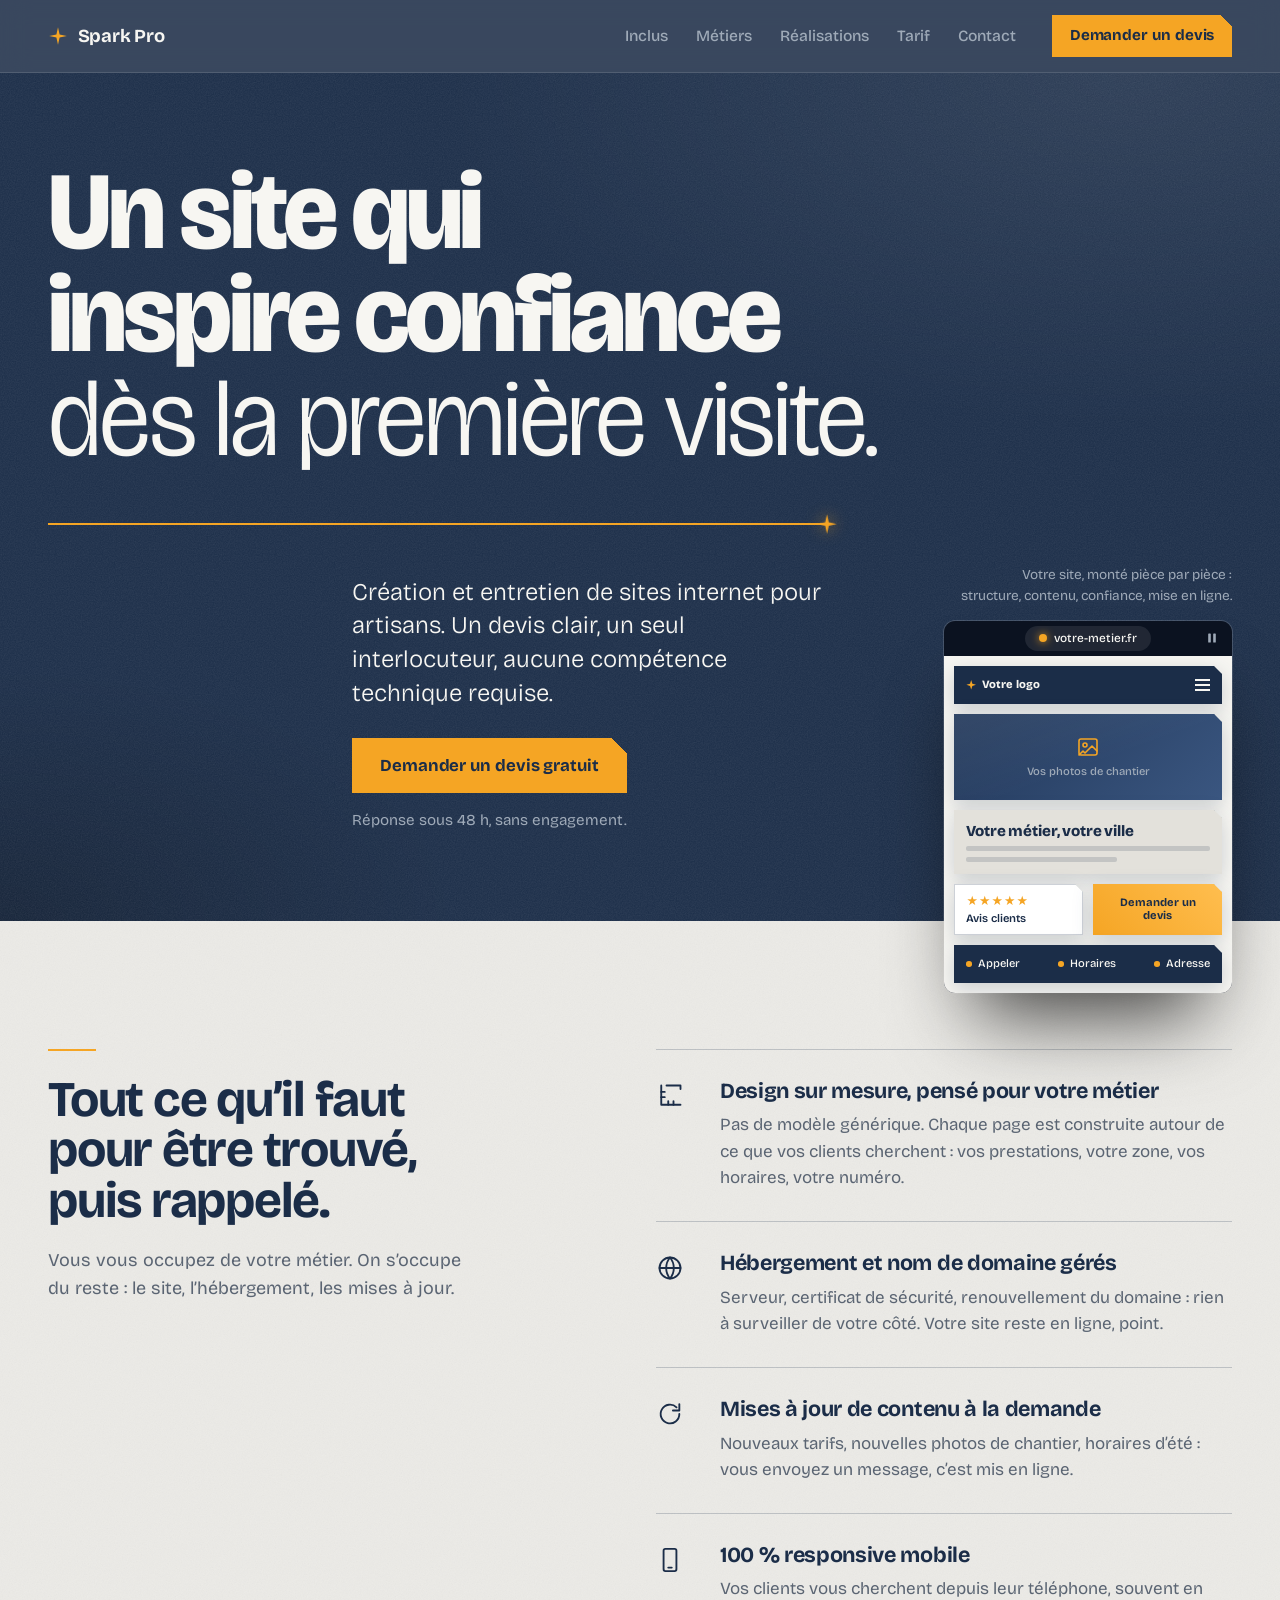
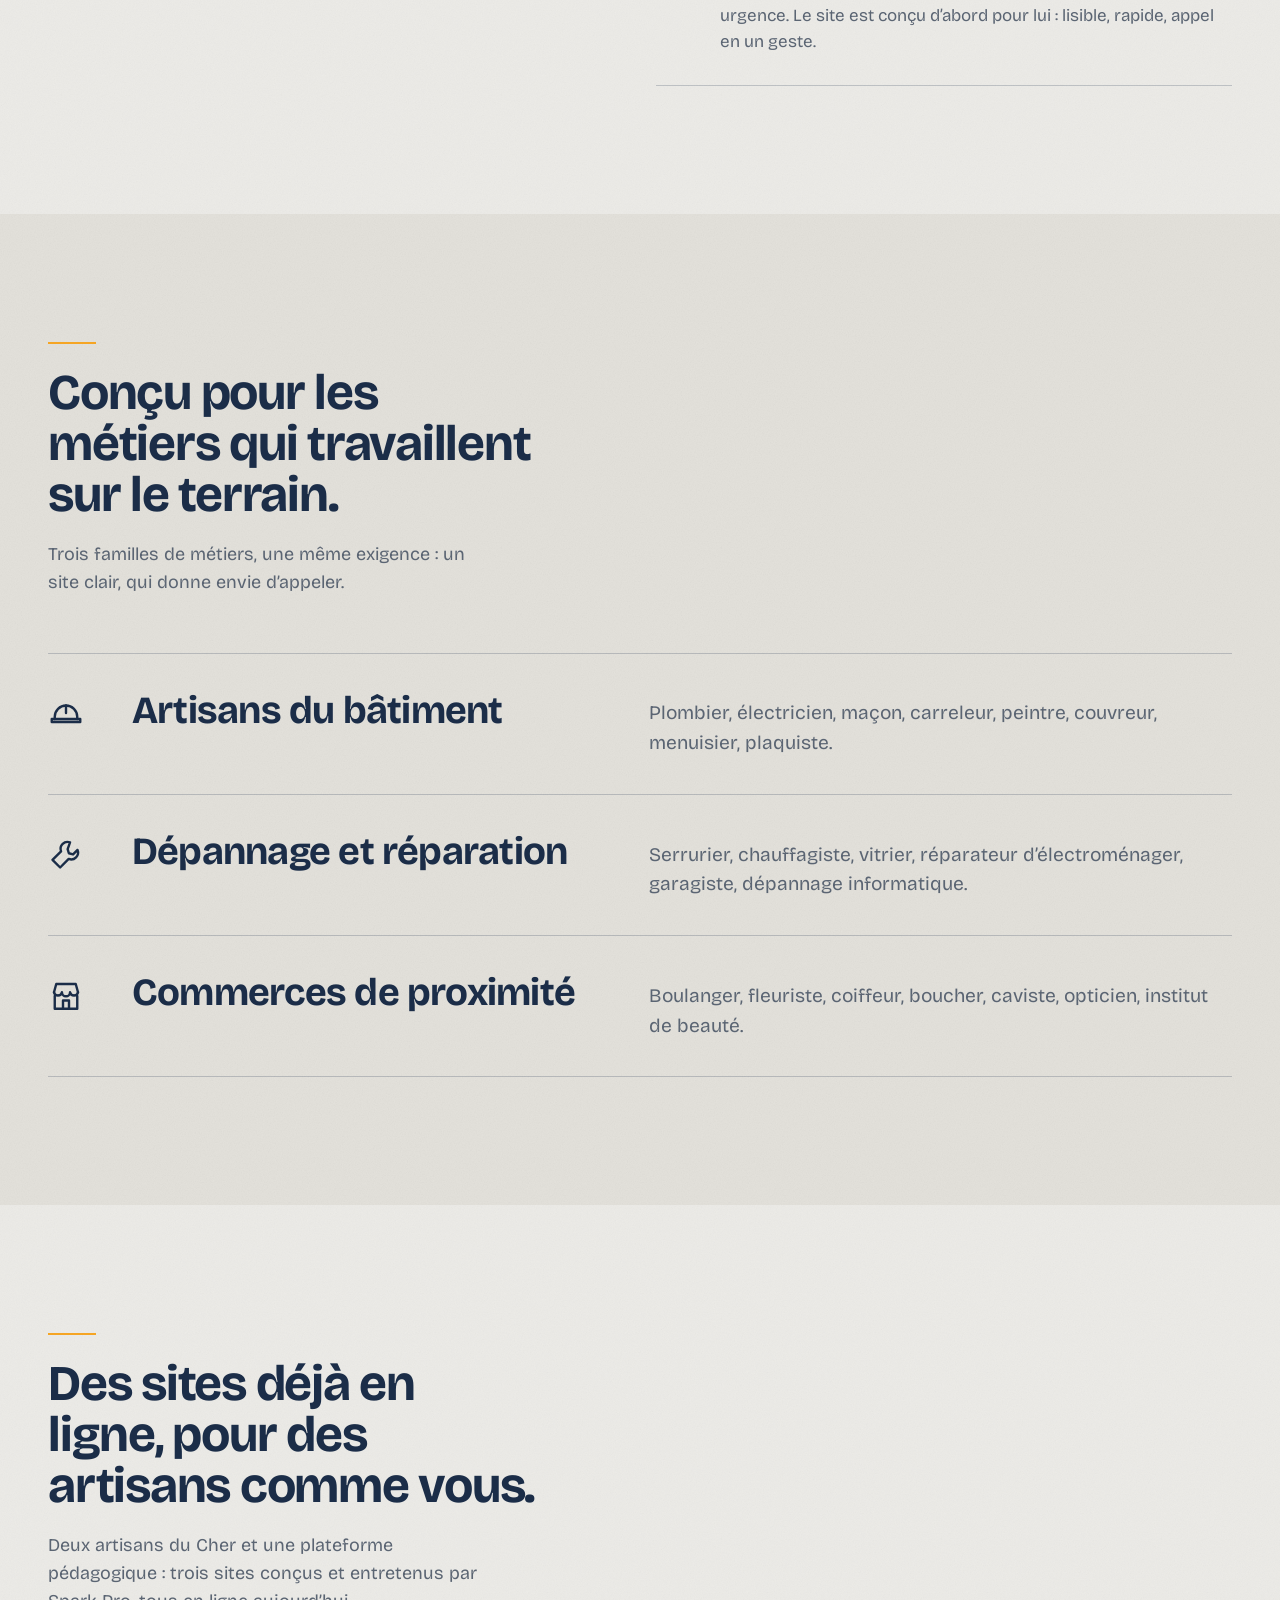
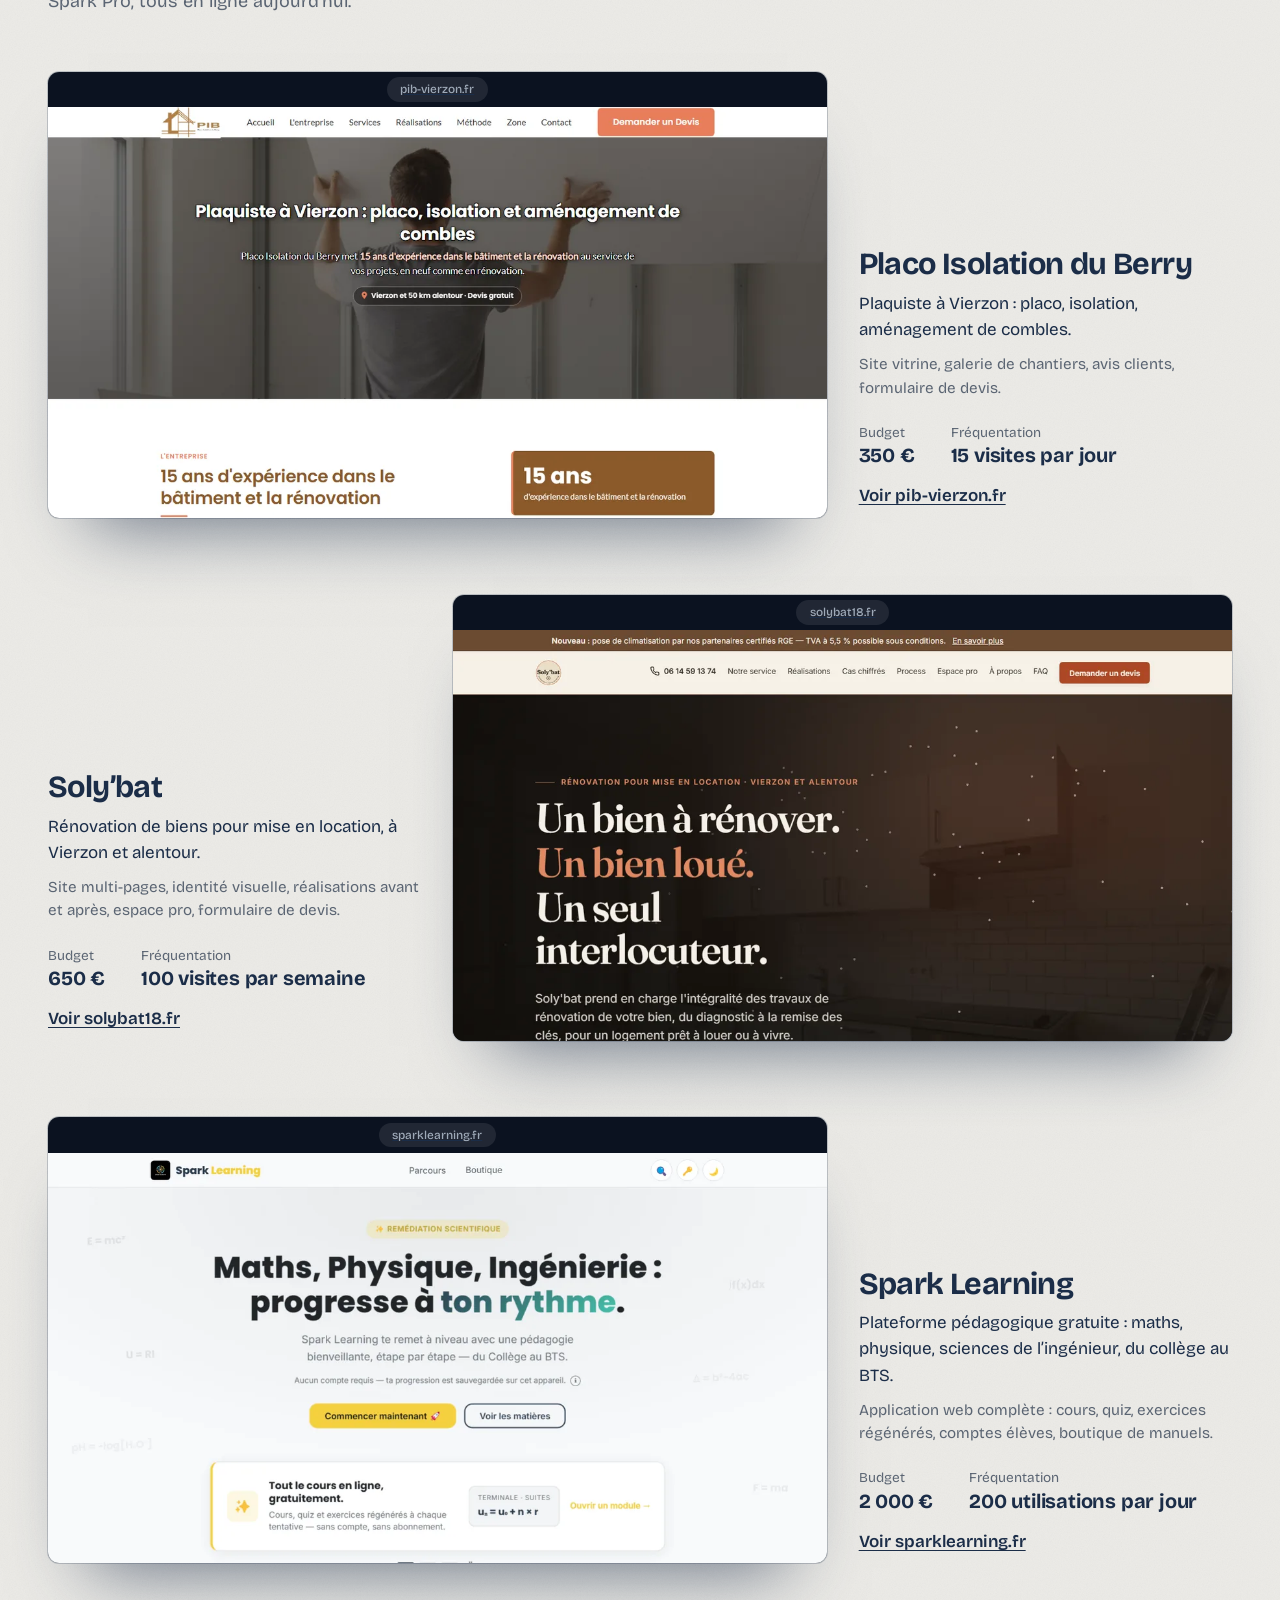
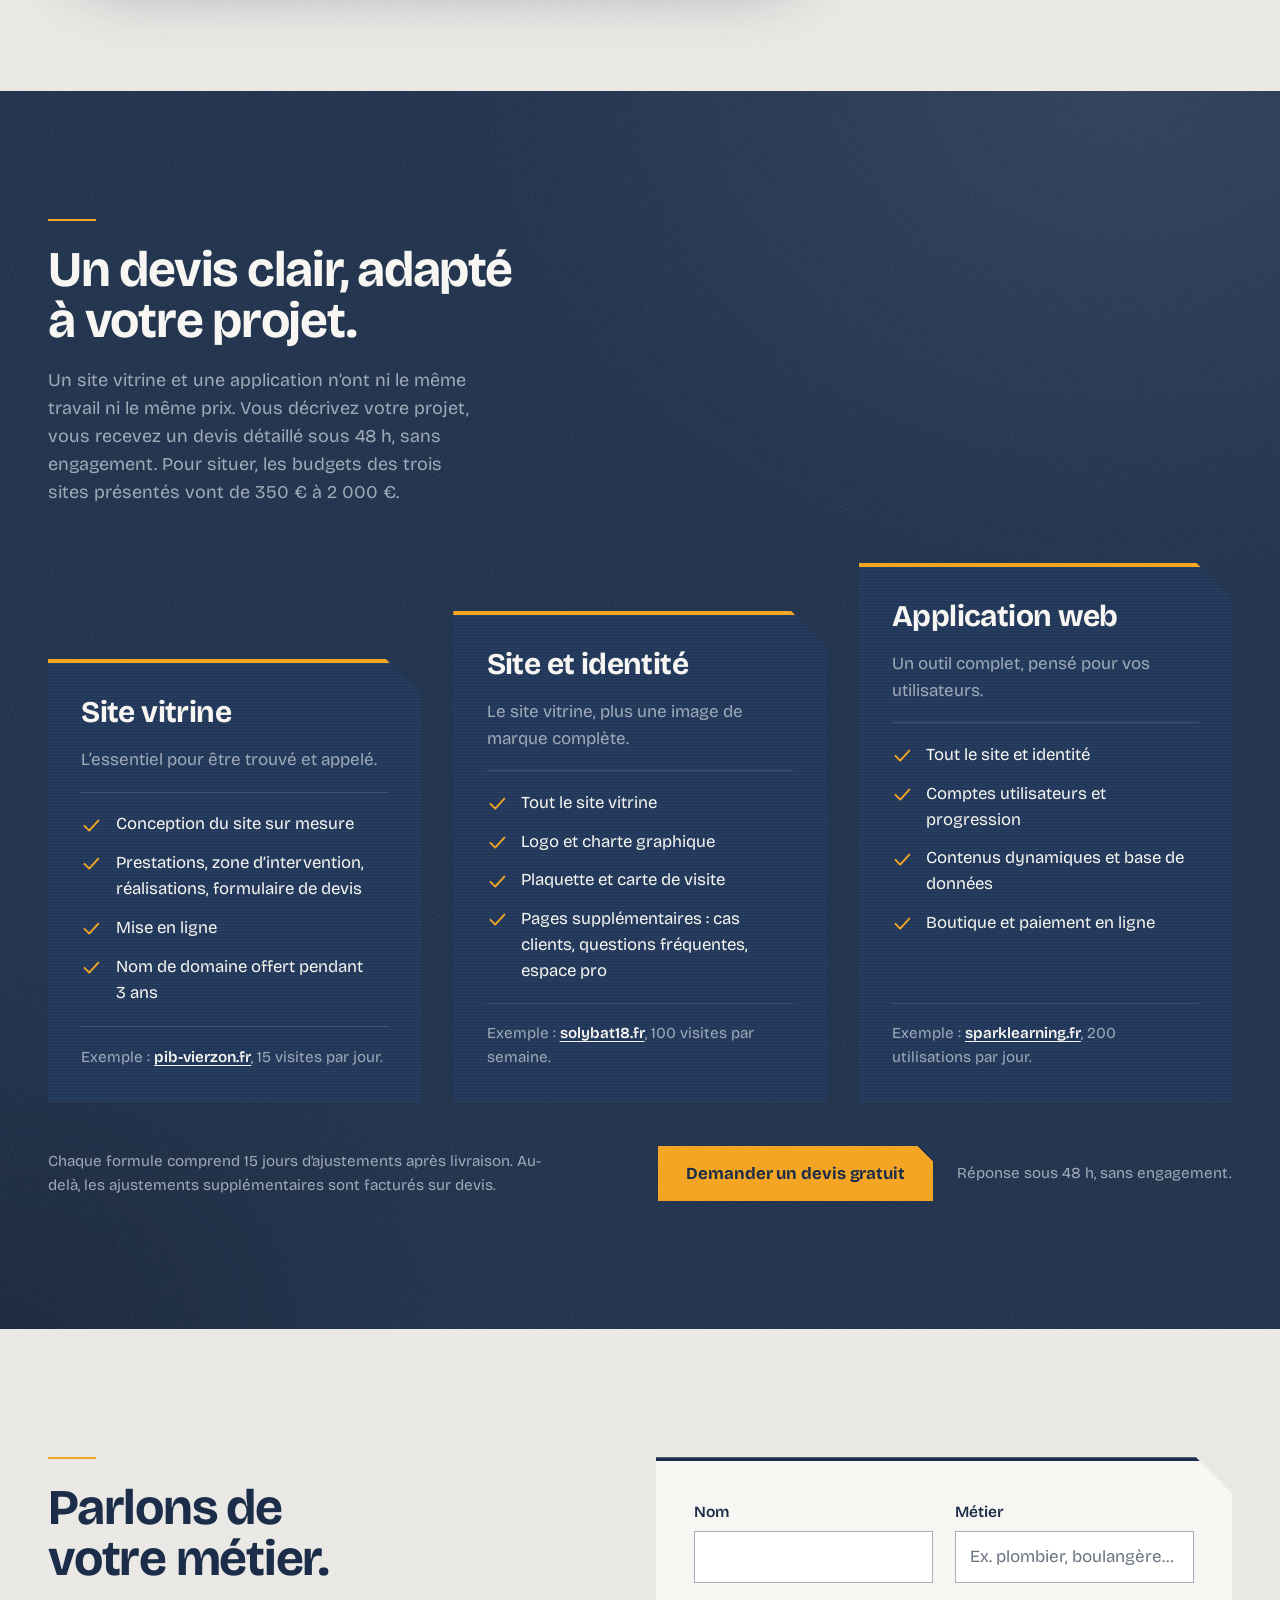
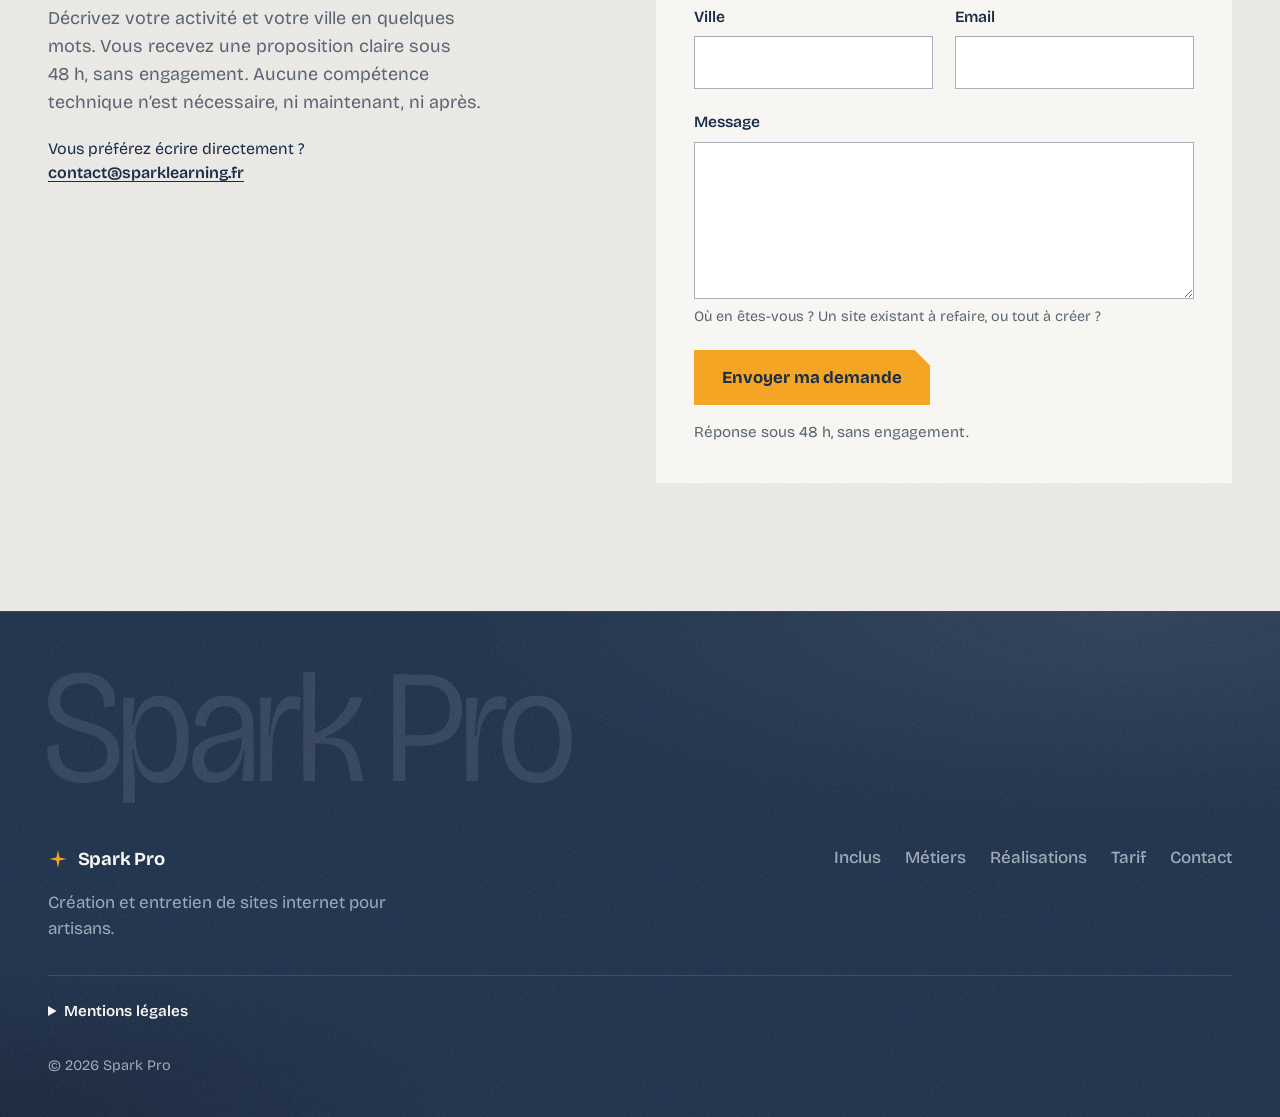
<file: index.html>
<!DOCTYPE html>
<html lang="fr">
<head>
  <meta charset="utf-8">
  <meta name="viewport" content="width=device-width, initial-scale=1">
  <title>Spark Pro — Sites internet pour artisans</title>
  <meta name="description" content="Création et entretien de sites internet pour artisans du bâtiment, dépannage et commerces de proximité. Un devis clair sous 48 h, un seul interlocuteur, aucune compétence technique requise.">
  <meta name="theme-color" content="#1B2D48">
  <meta property="og:type" content="website">
  <meta property="og:title" content="Spark Pro — Un site qui inspire confiance dès la première visite">
  <meta property="og:description" content="Création et entretien de sites internet pour artisans. Un devis clair, un seul interlocuteur, aucune compétence technique requise.">
  <meta property="og:locale" content="fr_FR">
  <link rel="icon" href="assets/favicon.svg" type="image/svg+xml">
  <link rel="preload" href="assets/fonts/BricolageGrotesque-latin.woff2" as="font" type="font/woff2" crossorigin>
  <link rel="stylesheet" href="css/style.css">
</head>
<body>
  <a class="skip-link" href="#inclus">Aller au contenu</a>

  <header class="site-header">
    <div class="wrap header-inner">
      <a class="brand" href="#top" aria-label="Spark Pro, retour en haut de page">
        <svg class="brand-mark" viewBox="0 0 24 24" aria-hidden="true" focusable="false">
          <path d="M12 1.5 13.9 10.1 22.5 12 13.9 13.9 12 22.5 10.1 13.9 1.5 12 10.1 10.1Z"/>
        </svg>
        <span class="brand-name">Spark Pro</span>
      </a>

      <button class="nav-toggle" type="button" aria-expanded="false" aria-controls="site-nav">
        <span class="nav-toggle-bar" aria-hidden="true"></span>
        <span class="nav-toggle-label">Menu</span>
      </button>

      <nav class="site-nav" id="site-nav" aria-label="Sections de la page">
        <ul class="nav-list">
          <li><a class="nav-link" href="#inclus">Inclus</a></li>
          <li><a class="nav-link" href="#metiers">Métiers</a></li>
          <li><a class="nav-link" href="#realisations">Réalisations</a></li>
          <li><a class="nav-link" href="#tarif">Tarif</a></li>
          <li><a class="nav-link" href="#contact">Contact</a></li>
        </ul>
        <a class="btn btn-small nav-cta" href="#contact">Demander un devis</a>
      </nav>
    </div>
  </header>

  <main id="top">

    <!-- ===== HERO ===== -->
    <section class="hero is-dark" aria-labelledby="hero-title">
      <div class="wrap hero-inner">
        <h1 class="hero-title" id="hero-title">
          <span class="line"><span class="line-inner">Un site qui</span></span>
          <span class="line"><span class="line-inner">inspire confiance</span></span>
          <span class="line line-light"><span class="line-inner">dès la première visite.</span></span>
        </h1>

        <div class="hero-rule" aria-hidden="true">
          <span class="hero-rule-bar"></span>
          <svg class="spark" viewBox="0 0 24 24" focusable="false">
            <path d="M12 1.5 13.9 10.1 22.5 12 13.9 13.9 12 22.5 10.1 13.9 1.5 12 10.1 10.1Z"/>
          </svg>
        </div>

        <div class="hero-aside">
          <p class="lede">Création et entretien de sites internet pour artisans. Un devis clair, un seul interlocuteur, aucune compétence technique requise.</p>
          <div class="cta-group">
            <a class="btn" href="#contact">Demander un devis gratuit</a>
            <p class="cta-note">Réponse sous 48&nbsp;h, sans engagement.</p>
          </div>
        </div>

        <figure class="hero-build">
          <figcaption class="build-caption">Votre site, monté pièce par pièce&nbsp;: structure, contenu, confiance, mise en ligne.</figcaption>
          <div class="build">
            <div class="build-bar">
              <span class="build-url" aria-hidden="true"><span class="build-dot"></span>votre-metier.fr</span>
              <button class="build-toggle" type="button" aria-label="Mettre l’animation en pause" hidden>
                <svg class="tg-pause" viewBox="0 0 12 12" aria-hidden="true" focusable="false"><rect x="2.2" y="1.5" width="2.6" height="9" rx="0.6"/><rect x="7.2" y="1.5" width="2.6" height="9" rx="0.6"/></svg>
                <svg class="tg-play" viewBox="0 0 12 12" aria-hidden="true" focusable="false"><path d="M3.2 1.6v8.8l7.2-4.4z"/></svg>
              </button>
            </div>
            <div class="build-page" aria-hidden="true">
              <div class="brick brick-header"><div class="brick-drop"><div class="brick-face">
                <span class="mock-logo">Votre logo</span>
                <span class="mock-menu"><i></i><i></i><i></i></span>
              </div></div></div>
              <div class="brick brick-photo"><div class="brick-drop"><div class="brick-face">
                <svg class="mock-icon" viewBox="0 0 24 24" focusable="false"><rect x="3" y="4" width="18" height="16" rx="2"/><circle cx="9" cy="10" r="2"/><path d="M21 16l-5-5-7 7-2-2-4 4"/></svg>
                <span>Vos photos de chantier</span>
              </div></div></div>
              <div class="brick brick-text"><div class="brick-drop"><div class="brick-face">
                <span class="mock-h">Votre métier, votre ville</span>
                <span class="mock-line"></span>
                <span class="mock-line mock-line-short"></span>
              </div></div></div>
              <div class="brick brick-avis"><div class="brick-drop"><div class="brick-face">
                <span class="mock-stars">★★★★★</span>
                <span>Avis clients</span>
              </div></div></div>
              <div class="brick brick-devis"><div class="brick-drop"><div class="brick-face">
                <span>Demander un devis</span>
              </div></div></div>
              <div class="brick brick-contact"><div class="brick-drop"><div class="brick-face">
                <span>Appeler</span>
                <span>Horaires</span>
                <span>Adresse</span>
              </div></div></div>
            </div>
          </div>
        </figure>
      </div>
    </section>

    <!-- ===== INCLUS ===== -->
    <section class="section" id="inclus" aria-labelledby="inclus-title">
      <div class="wrap section-grid">
        <div class="section-head">
          <h2 id="inclus-title">Tout ce qu’il faut pour être trouvé, puis rappelé.</h2>
          <p>Vous vous occupez de votre métier. On s’occupe du reste&nbsp;: le site, l’hébergement, les mises à jour.</p>
        </div>

        <ul class="feature-list section-body">
          <li class="feature">
            <svg class="icon" viewBox="0 0 24 24" aria-hidden="true" focusable="false"><path d="M4.5 3v16.5H21"/><path d="M4.5 8.5h3M4.5 13h3M10.5 19.5v-3M15 19.5v-3"/><path d="M9 3h12v3"/></svg>
            <div>
              <h3>Design sur mesure, pensé pour votre métier</h3>
              <p>Pas de modèle générique. Chaque page est construite autour de ce que vos clients cherchent&nbsp;: vos prestations, votre zone, vos horaires, votre numéro.</p>
            </div>
          </li>
          <li class="feature">
            <svg class="icon" viewBox="0 0 24 24" aria-hidden="true" focusable="false"><circle cx="12" cy="12" r="9"/><path d="M3 12h18"/><path d="M12 3a14 14 0 0 1 0 18M12 3a14 14 0 0 0 0 18"/></svg>
            <div>
              <h3>Hébergement et nom de domaine gérés</h3>
              <p>Serveur, certificat de sécurité, renouvellement du domaine&nbsp;: rien à surveiller de votre côté. Votre site reste en ligne, point.</p>
            </div>
          </li>
          <li class="feature">
            <svg class="icon" viewBox="0 0 24 24" aria-hidden="true" focusable="false"><path d="M20 12a8 8 0 1 1-2.4-5.7"/><path d="M20 3.5V9h-5.5"/></svg>
            <div>
              <h3>Mises à jour de contenu à la demande</h3>
              <p>Nouveaux tarifs, nouvelles photos de chantier, horaires d’été&nbsp;: vous envoyez un message, c’est mis en ligne.</p>
            </div>
          </li>
          <li class="feature">
            <svg class="icon" viewBox="0 0 24 24" aria-hidden="true" focusable="false"><rect x="6.5" y="2.5" width="11" height="19" rx="1.5"/><path d="M10.5 18.5h3"/></svg>
            <div>
              <h3>100&nbsp;% responsive mobile</h3>
              <p>Vos clients vous cherchent depuis leur téléphone, souvent en urgence. Le site est conçu d’abord pour lui&nbsp;: lisible, rapide, appel en un geste.</p>
            </div>
          </li>
        </ul>
      </div>
    </section>

    <!-- ===== MÉTIERS ===== -->
    <section class="section section-table section-tint" id="metiers" aria-labelledby="metiers-title">
      <div class="wrap section-grid">
        <div class="section-head">
          <h2 id="metiers-title">Conçu pour les métiers qui travaillent sur le terrain.</h2>
          <p>Trois familles de métiers, une même exigence&nbsp;: un site clair, qui donne envie d’appeler.</p>
        </div>

        <ul class="trade-list section-body">
          <li class="trade">
            <svg class="icon" viewBox="0 0 24 24" aria-hidden="true" focusable="false"><path d="M4.5 16v-1.5a7.5 7.5 0 0 1 15 0V16"/><path d="M2.5 16h19v2h-19z"/><path d="M12 7v5"/></svg>
            <h3>Artisans du bâtiment</h3>
            <p>Plombier, électricien, maçon, carreleur, peintre, couvreur, menuisier, plaquiste.</p>
          </li>
          <li class="trade">
            <svg class="icon" viewBox="0 0 24 24" aria-hidden="true" focusable="false"><path d="M14.7 4.3a4.6 4.6 0 0 0-6 5.9L3 15.9 8.1 21l5.7-5.7a4.6 4.6 0 0 0 5.9-6l-3 3-2.8-.8-.8-2.8Z"/></svg>
            <h3>Dépannage et réparation</h3>
            <p>Serrurier, chauffagiste, vitrier, réparateur d’électroménager, garagiste, dépannage informatique.</p>
          </li>
          <li class="trade">
            <svg class="icon" viewBox="0 0 24 24" aria-hidden="true" focusable="false"><path d="M4 9.5 5.5 4h13L20 9.5"/><path d="M4.5 12v8.5h15V12"/><path d="M4 9.5a2.7 2.7 0 0 0 5.3 0 2.7 2.7 0 0 0 5.4 0 2.7 2.7 0 0 0 5.3 0"/><path d="M10 20.5v-5.5h4v5.5"/></svg>
            <h3>Commerces de proximité</h3>
            <p>Boulanger, fleuriste, coiffeur, boucher, caviste, opticien, institut de beauté.</p>
          </li>
        </ul>
      </div>
    </section>

    <!-- ===== RÉALISATIONS ===== -->
    <section class="section section-table" id="realisations" aria-labelledby="realisations-title">
      <div class="wrap section-grid">
        <div class="section-head">
          <h2 id="realisations-title">Des sites déjà en ligne, pour des artisans comme vous.</h2>
          <p>Deux artisans du Cher et une plateforme pédagogique&nbsp;: trois sites conçus et entretenus par Spark Pro, tous en ligne aujourd’hui.</p>
        </div>

        <ul class="work-list section-body">
          <li class="work">
            <a class="browser" href="https://pib-vierzon.fr" target="_blank" rel="noopener">
              <span class="browser-bar" aria-hidden="true"><span class="browser-url">pib-vierzon.fr</span></span>
              <img src="assets/realisations/pib-desktop.webp" width="1200" height="633" alt="Page d’accueil du site de Placo Isolation du Berry" loading="lazy" decoding="async">
            </a>
            <div class="work-text">
              <h3>Placo Isolation du Berry</h3>
              <p class="work-trade">Plaquiste à Vierzon&nbsp;: placo, isolation, aménagement de combles.</p>
              <p class="work-scope">Site vitrine, galerie de chantiers, avis clients, formulaire de devis.</p>
              <dl class="work-facts">
                <div><dt>Budget</dt><dd>350&nbsp;€</dd></div>
                <div><dt>Fréquentation</dt><dd>15 visites par jour</dd></div>
              </dl>
              <a class="work-link" href="https://pib-vierzon.fr" target="_blank" rel="noopener">Voir pib-vierzon.fr</a>
            </div>
          </li>
          <li class="work work-flip">
            <a class="browser" href="https://www.solybat18.fr" target="_blank" rel="noopener">
              <span class="browser-bar" aria-hidden="true"><span class="browser-url">solybat18.fr</span></span>
              <img src="assets/realisations/solybat-desktop.webp" width="1200" height="633" alt="Page d’accueil du site de Soly’bat" loading="lazy" decoding="async">
            </a>
            <div class="work-text">
              <h3>Soly’bat</h3>
              <p class="work-trade">Rénovation de biens pour mise en location, à Vierzon et alentour.</p>
              <p class="work-scope">Site multi-pages, identité visuelle, réalisations avant et après, espace pro, formulaire de devis.</p>
              <dl class="work-facts">
                <div><dt>Budget</dt><dd>650&nbsp;€</dd></div>
                <div><dt>Fréquentation</dt><dd>100 visites par semaine</dd></div>
              </dl>
              <a class="work-link" href="https://www.solybat18.fr" target="_blank" rel="noopener">Voir solybat18.fr</a>
            </div>
          </li>
          <li class="work">
            <a class="browser" href="https://sparklearning.fr" target="_blank" rel="noopener">
              <span class="browser-bar" aria-hidden="true"><span class="browser-url">sparklearning.fr</span></span>
              <img src="assets/realisations/sparklearning-desktop.webp" width="1200" height="633" alt="Page d’accueil de Spark Learning" loading="lazy" decoding="async">
            </a>
            <div class="work-text">
              <h3>Spark Learning</h3>
              <p class="work-trade">Plateforme pédagogique gratuite&nbsp;: maths, physique, sciences de l’ingénieur, du collège au BTS.</p>
              <p class="work-scope">Application web complète&nbsp;: cours, quiz, exercices régénérés, comptes élèves, boutique de manuels.</p>
              <dl class="work-facts">
                <div><dt>Budget</dt><dd>2&nbsp;000&nbsp;€</dd></div>
                <div><dt>Fréquentation</dt><dd>200 utilisations par jour</dd></div>
              </dl>
              <a class="work-link" href="https://sparklearning.fr" target="_blank" rel="noopener">Voir sparklearning.fr</a>
            </div>
          </li>
        </ul>
      </div>
    </section>

    <!-- ===== TARIF ===== -->
    <section class="section section-table is-dark" id="tarif" aria-labelledby="tarif-title">
      <div class="wrap section-grid">
        <div class="section-head">
          <h2 id="tarif-title">Un devis clair, adapté à votre projet.</h2>
          <p>Un site vitrine et une application n’ont ni le même travail ni le même prix. Vous décrivez votre projet, vous recevez un devis détaillé sous 48&nbsp;h, sans engagement. Pour situer, les budgets des trois sites présentés vont de 350&nbsp;€ à 2&nbsp;000&nbsp;€.</p>
        </div>

        <div class="section-body">
          <ul class="tier-list">
            <li class="tier">
              <p class="tier-name">Site vitrine</p>
              <p class="tier-desc">L’essentiel pour être trouvé et appelé.</p>
              <ul class="price-list">
                <li><svg class="check" viewBox="0 0 24 24" aria-hidden="true" focusable="false"><path d="M4 12.5 9.5 18 20 6.5"/></svg><span>Conception du site sur mesure</span></li>
                <li><svg class="check" viewBox="0 0 24 24" aria-hidden="true" focusable="false"><path d="M4 12.5 9.5 18 20 6.5"/></svg><span>Prestations, zone d’intervention, réalisations, formulaire de devis</span></li>
                <li><svg class="check" viewBox="0 0 24 24" aria-hidden="true" focusable="false"><path d="M4 12.5 9.5 18 20 6.5"/></svg><span>Mise en ligne</span></li>
                <li><svg class="check" viewBox="0 0 24 24" aria-hidden="true" focusable="false"><path d="M4 12.5 9.5 18 20 6.5"/></svg><span>Nom de domaine offert pendant 3&nbsp;ans</span></li>
              </ul>
              <p class="tier-ref">Exemple&nbsp;: <a href="https://pib-vierzon.fr" target="_blank" rel="noopener">pib-vierzon.fr</a>, 15 visites par jour.</p>
            </li>

            <li class="tier">
              <p class="tier-name">Site et identité</p>
              <p class="tier-desc">Le site vitrine, plus une image de marque complète.</p>
              <ul class="price-list">
                <li><svg class="check" viewBox="0 0 24 24" aria-hidden="true" focusable="false"><path d="M4 12.5 9.5 18 20 6.5"/></svg><span>Tout le site vitrine</span></li>
                <li><svg class="check" viewBox="0 0 24 24" aria-hidden="true" focusable="false"><path d="M4 12.5 9.5 18 20 6.5"/></svg><span>Logo et charte graphique</span></li>
                <li><svg class="check" viewBox="0 0 24 24" aria-hidden="true" focusable="false"><path d="M4 12.5 9.5 18 20 6.5"/></svg><span>Plaquette et carte de visite</span></li>
                <li><svg class="check" viewBox="0 0 24 24" aria-hidden="true" focusable="false"><path d="M4 12.5 9.5 18 20 6.5"/></svg><span>Pages supplémentaires&nbsp;: cas clients, questions fréquentes, espace pro</span></li>
              </ul>
              <p class="tier-ref">Exemple&nbsp;: <a href="https://www.solybat18.fr" target="_blank" rel="noopener">solybat18.fr</a>, 100 visites par semaine.</p>
            </li>

            <li class="tier">
              <p class="tier-name">Application web</p>
              <p class="tier-desc">Un outil complet, pensé pour vos utilisateurs.</p>
              <ul class="price-list">
                <li><svg class="check" viewBox="0 0 24 24" aria-hidden="true" focusable="false"><path d="M4 12.5 9.5 18 20 6.5"/></svg><span>Tout le site et identité</span></li>
                <li><svg class="check" viewBox="0 0 24 24" aria-hidden="true" focusable="false"><path d="M4 12.5 9.5 18 20 6.5"/></svg><span>Comptes utilisateurs et progression</span></li>
                <li><svg class="check" viewBox="0 0 24 24" aria-hidden="true" focusable="false"><path d="M4 12.5 9.5 18 20 6.5"/></svg><span>Contenus dynamiques et base de données</span></li>
                <li><svg class="check" viewBox="0 0 24 24" aria-hidden="true" focusable="false"><path d="M4 12.5 9.5 18 20 6.5"/></svg><span>Boutique et paiement en ligne</span></li>
              </ul>
              <p class="tier-ref">Exemple&nbsp;: <a href="https://sparklearning.fr" target="_blank" rel="noopener">sparklearning.fr</a>, 200 utilisations par jour.</p>
            </li>
          </ul>

          <div class="tier-foot">
            <p class="price-note">Chaque formule comprend 15&nbsp;jours d’ajustements après livraison. Au-delà, les ajustements supplémentaires sont facturés sur devis.</p>
            <div class="cta-group">
              <a class="btn" href="#contact">Demander un devis gratuit</a>
              <p class="cta-note">Réponse sous 48&nbsp;h, sans engagement.</p>
            </div>
          </div>
        </div>
      </div>
    </section>

    <!-- ===== CONTACT ===== -->
    <section class="section" id="contact" aria-labelledby="contact-title">
      <div class="wrap section-grid">
        <div class="section-head">
          <h2 id="contact-title">Parlons de votre métier.</h2>
          <p>Décrivez votre activité et votre ville en quelques mots. Vous recevez une proposition claire sous 48&nbsp;h, sans engagement. Aucune compétence technique n’est nécessaire, ni maintenant, ni après.</p>
          <p class="contact-alt">Vous préférez écrire directement&nbsp;? <a href="mailto:contact@sparklearning.fr">contact@sparklearning.fr</a></p>
        </div>

        <form class="contact-form section-body" id="contact-form" action="https://api.web3forms.com/submit" method="post" novalidate>
          <input type="hidden" name="access_key" value="e990c358-ae9a-4072-ac24-f239d22aeea8">
          <input type="hidden" name="subject" value="Nouvelle demande de devis depuis sparkpro.fr">
          <input type="hidden" name="from_name" value="Site Spark Pro">
          <input type="checkbox" name="botcheck" class="form-trap" tabindex="-1" autocomplete="off" aria-hidden="true">
          <div class="field-row">
            <div class="field">
              <label for="f-nom">Nom</label>
              <input id="f-nom" name="name" type="text" autocomplete="name" required aria-describedby="e-nom">
              <p class="field-error" id="e-nom"></p>
            </div>
            <div class="field">
              <label for="f-metier">Métier</label>
              <input id="f-metier" name="metier" type="text" autocomplete="organization-title" placeholder="Ex. plombier, boulangère…" required aria-describedby="e-metier">
              <p class="field-error" id="e-metier"></p>
            </div>
          </div>
          <div class="field-row">
            <div class="field">
              <label for="f-ville">Ville</label>
              <input id="f-ville" name="ville" type="text" autocomplete="address-level2" required aria-describedby="e-ville">
              <p class="field-error" id="e-ville"></p>
            </div>
            <div class="field">
              <label for="f-email">Email</label>
              <input id="f-email" name="email" type="email" autocomplete="email" inputmode="email" required aria-describedby="e-email">
              <p class="field-error" id="e-email"></p>
            </div>
          </div>
          <div class="field">
            <label for="f-message">Message</label>
            <textarea id="f-message" name="message" rows="5" required aria-describedby="h-message e-message"></textarea>
            <p class="field-hint" id="h-message">Où en êtes-vous&nbsp;? Un site existant à refaire, ou tout à créer&nbsp;?</p>
            <p class="field-error" id="e-message"></p>
          </div>

          <div class="cta-group">
            <button class="btn" type="submit">Envoyer ma demande</button>
            <p class="cta-note">Réponse sous 48&nbsp;h, sans engagement.</p>
          </div>

          <p class="form-status" id="form-status" role="status" aria-live="polite" tabindex="-1"></p>
        </form>
      </div>
    </section>

  </main>

  <footer class="site-footer is-dark">
    <div class="wrap footer-inner">
      <p class="footer-mark" aria-hidden="true">Spark Pro</p>
      <div class="footer-brand">
        <a class="brand" href="#top">
          <svg class="brand-mark" viewBox="0 0 24 24" aria-hidden="true" focusable="false">
            <path d="M12 1.5 13.9 10.1 22.5 12 13.9 13.9 12 22.5 10.1 13.9 1.5 12 10.1 10.1Z"/>
          </svg>
          <span class="brand-name">Spark Pro</span>
        </a>
        <p>Création et entretien de sites internet pour artisans.</p>
      </div>

      <nav class="footer-nav" aria-label="Pied de page">
        <ul>
          <li><a href="#inclus">Inclus</a></li>
          <li><a href="#metiers">Métiers</a></li>
          <li><a href="#realisations">Réalisations</a></li>
          <li><a href="#tarif">Tarif</a></li>
          <li><a href="#contact">Contact</a></li>
        </ul>
      </nav>

      <details class="legal">
        <summary>Mentions légales</summary>
        <div class="legal-body">
          <p><strong>Éditeur du site</strong><br>Spark Pro est une marque de Dylan Pimont, entrepreneur individuel (EI), nom commercial Spark Learning.<br>47 rue Vivienne, 75002 Paris.<br>SIREN 108&nbsp;851&nbsp;817, SIRET 108&nbsp;851&nbsp;817&nbsp;00016.<br>Directeur de la publication&nbsp;: Dylan Pimont.<br>Contact&nbsp;: <a href="mailto:contact@sparklearning.fr">contact@sparklearning.fr</a></p>
          <p><strong>Hébergement</strong><br>GitHub, Inc., 88 Colin P. Kelly Jr. Street, San Francisco, CA 94107, États-Unis.</p>
          <p><strong>Données personnelles</strong><br>Les informations saisies dans le formulaire de contact sont transmises par email via le service Web3Forms. Elles servent uniquement à répondre à votre demande et ne sont ni revendues ni utilisées à des fins publicitaires. Pour les consulter ou les faire supprimer, écrivez à <a href="mailto:contact@sparklearning.fr">contact@sparklearning.fr</a>.</p>
        </div>
      </details>

      <p class="footer-copy">© 2026 Spark Pro</p>
    </div>
  </footer>

  <script src="js/main.js"></script>
</body>
</html>
</file>
<file: css/style.css>
/* ==========================================================================
   Spark Pro — feuille de style
   Ordre : polices → tokens → base → en-tête → boutons → hero (+ maquette) →
   sections → composants → pied de page → animation d'arrivée → responsive
   ========================================================================== */

/* ---------- Police auto-hébergée (Bricolage Grotesque, variable) ---------- */
@font-face {
  font-family: "Bricolage Grotesque";
  font-style: normal;
  font-weight: 200 800;
  font-stretch: 75% 100%;
  font-display: swap;
  src: url("../assets/fonts/BricolageGrotesque-latin.woff2") format("woff2");
  unicode-range: U+0000-00FF, U+0131, U+0152-0153, U+02BB-02BC, U+02C6, U+02DA, U+02DC, U+0304, U+0308, U+0329, U+2000-206F, U+20AC, U+2122, U+2191, U+2193, U+2212, U+2215, U+FEFF, U+FFFD;
}
@font-face {
  font-family: "Bricolage Grotesque";
  font-style: normal;
  font-weight: 200 800;
  font-stretch: 75% 100%;
  font-display: swap;
  src: url("../assets/fonts/BricolageGrotesque-latin-ext.woff2") format("woff2");
  unicode-range: U+0100-02BA, U+02BD-02C5, U+02C7-02CC, U+02CE-02D7, U+02DD-02FF, U+0304, U+0308, U+0329, U+1D00-1DBF, U+1E00-1E9F, U+1EF2-1EFF, U+2020, U+20A0-20AB, U+20AD-20C0, U+2113, U+2C60-2C7F, U+A720-A7FF;
}

/* ---------- Tokens ---------- */
:root {
  /* Bleu de travail, plâtre, acier, étincelle */
  --bleu: #1B2D48;
  --bleu-2: #22385A;
  --platre: #ECEBE7;
  --platre-2: #E3E1DB;
  --blanc: #F7F6F2;
  --acier: #9FAAB8;
  --acier-2: #5B6573;
  --ambre: #F5A524;
  --ambre-2: #FFBE4F;
  --erreur: #B42318;

  --rule-dark: rgba(27, 45, 72, 0.22);
  --rule-light: rgba(255, 255, 255, 0.12);

  --font: "Bricolage Grotesque", "Segoe UI", system-ui, -apple-system, sans-serif;
  --wrap: 80rem;
  --gutter: clamp(1rem, 4vw, 3rem);
  --col-gap: clamp(1rem, 2.5vw, 2.5rem);
  --header-h: 4.5rem;
  --section-pad: clamp(4.5rem, 10vw, 8.5rem);
  --cut: 2.25rem;
  --ease-out: cubic-bezier(0.2, 0.7, 0.2, 1);
  --ease-travel: cubic-bezier(0.65, 0, 0.35, 1);

  --noise: url("data:image/svg+xml,%3Csvg xmlns='http://www.w3.org/2000/svg' width='220' height='220'%3E%3Cfilter id='n'%3E%3CfeTurbulence type='fractalNoise' baseFrequency='0.85' numOctaves='3' stitchTiles='stitch'/%3E%3CfeColorMatrix type='saturate' values='0'/%3E%3C/filter%3E%3Crect width='100%25' height='100%25' filter='url(%23n)'/%3E%3C/svg%3E");
}

@property --btn-bg {
  syntax: "<color>";
  inherits: false;
  initial-value: #F5A524;
}

/* ---------- Base ---------- */
*, *::before, *::after { box-sizing: border-box; }

html {
  scroll-behavior: smooth;
  scroll-padding-top: calc(var(--header-h) + 1rem);
  -webkit-text-size-adjust: 100%;
}

body {
  margin: 0;
  font-family: var(--font);
  font-size: 1.0625rem;
  line-height: 1.55;
  color: var(--bleu);
  background: var(--platre);
  font-optical-sizing: auto;
  -webkit-font-smoothing: antialiased;
  text-rendering: optimizeLegibility;
  overflow-x: clip;
}

h1, h2, h3, p, ul, dl, dd, figure { margin: 0; }
ul { padding: 0; list-style: none; }
a { color: inherit; }
svg { display: block; }

:focus-visible {
  outline: 2px solid var(--ambre);
  outline-offset: 3px;
}

::selection { background: var(--ambre); color: var(--bleu); }

.wrap {
  width: min(100% - 2 * var(--gutter), var(--wrap));
  margin-inline: auto;
}

.skip-link {
  position: absolute;
  top: 0;
  left: 0;
  z-index: 100;
  padding: 0.75rem 1rem;
  background: var(--ambre);
  color: var(--bleu);
  font-weight: 600;
  text-decoration: none;
  transform: translateY(-120%);
}
.skip-link:focus { transform: none; }

/* Surfaces : grain de matière sur toutes les grandes zones, reflet sur les bleus */
.hero, .section, .site-footer {
  position: relative;
  isolation: isolate;
}
.hero::before, .section::before, .site-footer::before {
  content: "";
  position: absolute;
  inset: 0;
  z-index: -1;
  background-image: var(--noise);
  background-size: 220px 220px;
  opacity: 0.08;
  mix-blend-mode: multiply;
  pointer-events: none;
}
.is-dark {
  background: var(--bleu);
  color: var(--blanc);
}
.is-dark::before {
  opacity: 0.11;
  mix-blend-mode: screen;
}
.is-dark::after {
  content: "";
  position: absolute;
  inset: 0;
  z-index: -2;
  background:
    radial-gradient(90% 70% at 88% 0%, rgba(255, 255, 255, 0.075), transparent 60%),
    radial-gradient(60% 50% at 0% 100%, rgba(0, 0, 0, 0.22), transparent 60%);
  pointer-events: none;
}
.section-tint { background: var(--platre-2); }

/* ---------- En-tête ---------- */
.site-header {
  position: sticky;
  top: 0;
  z-index: 50;
  background: rgba(27, 45, 72, 0.86);
  -webkit-backdrop-filter: blur(14px);
  backdrop-filter: blur(14px);
  color: var(--blanc);
  border-bottom: 1px solid var(--rule-light);
}
.header-inner {
  display: flex;
  align-items: center;
  justify-content: space-between;
  gap: 1.5rem;
  min-height: var(--header-h);
}
.brand {
  display: inline-flex;
  align-items: center;
  gap: 0.6rem;
  font-weight: 700;
  font-size: 1.15rem;
  letter-spacing: -0.01em;
  text-decoration: none;
}
.brand-mark {
  width: 1.25rem;
  height: 1.25rem;
  fill: var(--ambre);
}
.site-nav {
  display: flex;
  align-items: center;
  gap: 2.25rem;
}
.nav-list {
  display: flex;
  gap: 1.75rem;
}
.nav-link {
  position: relative;
  display: inline-block;
  padding: 0.5rem 0;
  font-size: 0.975rem;
  font-weight: 500;
  color: var(--acier);
  text-decoration: none;
  transition: color 0.15s;
}
.nav-link:hover,
.nav-link[aria-current="true"] { color: var(--blanc); }
.nav-link[aria-current="true"]::after {
  content: "";
  position: absolute;
  left: 0;
  right: 0;
  bottom: 0;
  height: 2px;
  background: var(--ambre);
}

.nav-toggle {
  display: none;
  align-items: center;
  gap: 0.65rem;
  min-height: 2.75rem;
  padding: 0.5rem 0.85rem;
  font: inherit;
  font-weight: 600;
  color: var(--blanc);
  background: none;
  border: 1px solid rgba(255, 255, 255, 0.28);
  cursor: pointer;
}
.nav-toggle-bar {
  position: relative;
  width: 1.1rem;
  height: 2px;
  background: currentColor;
  transition: background 0.15s;
}
.nav-toggle-bar::before,
.nav-toggle-bar::after {
  content: "";
  position: absolute;
  left: 0;
  width: 100%;
  height: 2px;
  background: currentColor;
  transition: top 0.2s, rotate 0.2s;
}
.nav-toggle-bar::before { top: -6px; }
.nav-toggle-bar::after { top: 6px; }
.site-header.is-open .nav-toggle-bar { background: transparent; }
.site-header.is-open .nav-toggle-bar::before { top: 0; rotate: 45deg; }
.site-header.is-open .nav-toggle-bar::after { top: 0; rotate: -45deg; }

/* ---------- Boutons (plaque chanfreinée) ---------- */
.btn {
  --btn-bg: var(--ambre);
  --btn-cut: 11px;
  display: inline-flex;
  align-items: center;
  justify-content: center;
  min-height: 3.25rem;
  padding: 0.9rem 1.75rem;
  font: inherit;
  font-size: 1.05rem;
  font-weight: 700;
  letter-spacing: -0.005em;
  color: var(--bleu);
  text-decoration: none;
  border: 0;
  cursor: pointer;
  background: linear-gradient(45deg, var(--btn-bg) calc(100% - var(--btn-cut)), transparent calc(100% - var(--btn-cut)));
  transition: --btn-bg 0.18s, translate 0.12s;
}
.btn:hover { --btn-bg: var(--ambre-2); }
.btn:active { translate: 0 1px; }
.btn-small {
  --btn-cut: 8px;
  min-height: 2.6rem;
  padding: 0.55rem 1.1rem;
  font-size: 0.95rem;
}

.cta-group {
  display: flex;
  flex-wrap: wrap;
  align-items: center;
  gap: 1rem 1.5rem;
}
.cta-note {
  font-size: 0.95rem;
  color: var(--acier-2);
}
.is-dark .cta-note { color: var(--acier); }

/* ---------- Hero ---------- */
.hero {
  z-index: 1; /* la maquette déborde sur la section suivante */
  display: grid;
  align-items: center;
  min-height: calc(100svh - var(--header-h));
  padding-block: clamp(3rem, 7vw, 5.5rem);
}
.hero-inner {
  display: grid;
  grid-template-columns: repeat(12, 1fr);
  column-gap: var(--col-gap);
  row-gap: clamp(2rem, 4vw, 3.5rem);
}
.hero-title {
  grid-column: 1 / -1;
  font-size: clamp(2.75rem, 8.6vw, 8.5rem);
  font-weight: 800;
  font-stretch: 94%;
  line-height: 0.94;
  letter-spacing: -0.035em;
}
.line {
  display: block;
  overflow: hidden;
  padding-bottom: 0.12em;
  margin-bottom: -0.12em;
}
.line-inner { display: block; }
.line-light {
  font-weight: 300;
  letter-spacing: -0.02em;
}

.hero-rule {
  grid-column: 1 / span 8; /* s'arrête avant la maquette posée à droite */
  position: relative;
  height: 2px;
}
.hero-rule-bar {
  position: absolute;
  inset: 0;
  background: var(--ambre);
  transform-origin: left center;
}
.spark {
  position: absolute;
  top: 50%;
  left: 100%;
  width: 1.4rem;
  height: 1.4rem;
  fill: var(--ambre);
  translate: -50% -50%;
  filter: drop-shadow(0 0 8px rgba(245, 165, 36, 0.85));
}

.hero-aside {
  grid-column: 5 / span 5;
  display: grid;
  gap: 1.75rem;
}
.lede {
  max-width: 34ch;
  font-size: clamp(1.2rem, 1.1vw + 0.8rem, 1.5rem);
  font-weight: 300;
  line-height: 1.4;
}

/* Maquette « chantier » : un site d'artisan qui se monte pièce par pièce,
   posée à droite du hero et débordant en bas. Fenêtre de navigateur, page claire,
   six briques chanfreinées (en-tête, photos, texte, avis, devis, contact). */
.hero-build {
  position: absolute;
  right: max(var(--gutter), calc((100% - var(--wrap)) / 2));
  bottom: -4.5rem;
  width: 20rem; /* laisse la colonne du texte libre à 1366 px et plus */
  display: grid;
  gap: 0.9rem;
  z-index: 2;
}
.build-caption {
  justify-self: end;
  max-width: 34ch;
  font-size: 0.85rem;
  color: var(--acier);
  text-align: right;
  text-wrap: balance;
}
.build {
  overflow: hidden;
  background: #0B1220;
  border-radius: 0.7rem;
  box-shadow:
    0 50px 80px -30px rgba(0, 0, 0, 0.75),
    0 0 0 1px rgba(255, 255, 255, 0.16);
}
.build-bar {
  position: relative;
  display: flex;
  align-items: center;
  justify-content: center;
  height: 2.2rem;
  padding: 0 1rem;
}
.build-url { /* adresse « en ligne » : allumée par défaut, éteinte sous html.js jusqu'à la fin de l'animation */
  display: inline-flex;
  align-items: center;
  gap: 0.45rem;
  padding: 0.2rem 0.85rem;
  font-size: 0.74rem;
  font-weight: 500;
  color: var(--blanc);
  background: rgba(255, 255, 255, 0.09);
  border-radius: 999px;
}
.build-dot {
  width: 0.5rem;
  height: 0.5rem;
  border-radius: 50%;
  background: var(--ambre);
  box-shadow: 0 0 8px rgba(245, 165, 36, 0.9);
}
/* Bouton pause de la boucle (affiché par le script, absent en mouvement réduit) */
.build-toggle {
  position: absolute;
  top: 50%;
  right: 0.35rem;
  display: grid;
  place-items: center;
  width: 1.75rem;
  height: 1.75rem;
  padding: 0;
  border: 0;
  border-radius: 50%;
  background: transparent;
  color: var(--acier);
  cursor: pointer;
  translate: 0 -50%;
  transition: color 0.15s, background 0.15s;
}
.build-toggle[hidden] { display: none; }
.build-toggle:hover {
  color: var(--blanc);
  background: rgba(255, 255, 255, 0.09);
}
.build-toggle svg {
  width: 0.75rem;
  height: 0.75rem;
  fill: currentColor;
}
.build-toggle .tg-play,
.hero-build.is-paused .build-toggle .tg-pause { display: none; }
.hero-build.is-paused .build-toggle .tg-play { display: block; }

.build-page {
  --brick-cut: 0.55rem;
  display: grid;
  grid-template-columns: 1fr 1fr;
  gap: 0.6rem;
  padding: 0.6rem;
  overflow: hidden; /* les briques tombent depuis le haut de la fenêtre */
  background: var(--blanc);
}
.brick {
  position: relative;
  grid-column: 1 / -1;
}
.brick-avis, .brick-devis { grid-column: span 1; }
.brick::before { /* emplacement en pointillés : le plan du chantier, recouvert quand la brique se pose */
  content: "";
  position: absolute;
  inset: 0;
  border: 1.5px dashed rgba(27, 45, 72, 0.28);
  clip-path: polygon(0 0, calc(100% - var(--brick-cut)) 0, 100% var(--brick-cut), 100% 100%, 0 100%);
}
.brick-drop {
  position: relative;
  height: 100%;
  filter: drop-shadow(0 6px 10px rgba(27, 45, 72, 0.2));
}
.brick-face {
  height: 100%;
  display: flex;
  align-items: center;
  gap: 0.5rem;
  min-height: 2.4rem;
  padding: 0.6rem 0.8rem;
  font-size: 0.74rem;
  font-weight: 600;
  line-height: 1.2;
  clip-path: polygon(0 0, calc(100% - var(--brick-cut)) 0, 100% var(--brick-cut), 100% 100%, 0 100%);
}
.brick-header .brick-face {
  justify-content: space-between;
  background: var(--bleu);
  color: var(--blanc);
}
.mock-logo {
  display: inline-flex;
  align-items: center;
  gap: 0.4rem;
  font-weight: 800;
}
.mock-logo::before {
  content: "";
  width: 0.6rem;
  height: 0.6rem;
  background: var(--ambre);
  clip-path: polygon(50% 0, 62% 38%, 100% 50%, 62% 62%, 50% 100%, 38% 62%, 0 50%, 38% 38%);
}
.mock-menu {
  display: grid;
  gap: 3px;
}
.mock-menu i {
  display: block;
  width: 0.9rem;
  height: 2px;
  background: var(--blanc);
}
.brick-photo .brick-face {
  flex-direction: column;
  justify-content: center;
  gap: 0.35rem;
  min-height: 5.4rem;
  background:
    linear-gradient(160deg, rgba(255, 255, 255, 0.08), transparent 55%),
    linear-gradient(135deg, var(--bleu-2), #3A5680);
  color: var(--acier);
  font-weight: 500;
}
.mock-icon {
  width: 1.5rem;
  height: 1.5rem;
  fill: none;
  stroke: var(--ambre);
  stroke-width: 1.6;
  stroke-linecap: round;
  stroke-linejoin: round;
}
.brick-text .brick-face {
  flex-direction: column;
  align-items: flex-start;
  gap: 0.4rem;
  padding-block: 0.75rem;
  background: var(--platre-2);
  color: var(--bleu);
}
.mock-h {
  font-size: 0.95rem;
  font-weight: 800;
  letter-spacing: -0.01em;
}
.mock-line {
  width: 100%;
  height: 0.3rem;
  border-radius: 2px;
  background: rgba(27, 45, 72, 0.16);
}
.mock-line-short { width: 62%; }
.brick-avis .brick-face {
  flex-direction: column;
  align-items: flex-start;
  gap: 0.2rem;
  background: #FFFFFF;
  color: var(--bleu);
  box-shadow: inset 0 0 0 1px var(--rule-dark);
}
.mock-stars {
  font-size: 0.8rem;
  letter-spacing: 0.08em;
  color: var(--ambre);
}
.brick-devis .brick-face {
  justify-content: center;
  text-align: center;
  background: linear-gradient(45deg, var(--ambre), var(--ambre-2));
  color: var(--bleu);
  font-weight: 700;
}
.brick-contact .brick-face {
  justify-content: space-between;
  background: var(--bleu);
  color: var(--blanc);
  font-weight: 500;
}
.brick-contact .brick-face span::before {
  content: "";
  display: inline-block;
  width: 0.35rem;
  height: 0.35rem;
  margin-right: 0.35rem;
  vertical-align: middle;
  border-radius: 50%;
  background: var(--ambre);
}

/* ---------- Sections ---------- */
.section { padding-block: var(--section-pad); }
.section-grid {
  display: grid;
  grid-template-columns: repeat(12, 1fr);
  column-gap: var(--col-gap);
  row-gap: 2.5rem;
  align-items: start;
}
.section-head {
  grid-column: 1 / span 5;
  position: sticky;
  top: calc(var(--header-h) + 2rem);
  display: grid;
  gap: 1.25rem;
}
.section-head::before {
  content: "";
  width: 3rem;
  height: 2px;
  margin-bottom: 0.25rem;
  background: var(--ambre);
}
.section-head h2 {
  max-width: 14ch;
  text-wrap: balance;
  font-size: clamp(2rem, 3.4vw + 0.4rem, 3.6rem);
  font-weight: 700;
  line-height: 1.02;
  letter-spacing: -0.025em;
}
.section-head p {
  max-width: 36ch;
  font-size: 1.125rem;
  color: var(--acier-2);
}
.is-dark .section-head p { color: var(--acier); }
.section-body { grid-column: 7 / -1; }

/* Variante tableau : titre en haut, rangées pleine largeur */
.section-table .section-head {
  grid-column: 1 / span 7;
  position: static;
  margin-bottom: 1rem;
}
.section-table .section-head h2 { max-width: 18ch; }
.section-table .section-body { grid-column: 1 / -1; }

/* Pictogrammes (traits, une couleur) */
.icon {
  width: 1.75rem;
  height: 1.75rem;
  margin-top: 0.15rem;
  fill: none;
  stroke: currentColor;
  stroke-width: 1.6;
  stroke-linecap: round;
  stroke-linejoin: round;
}

/* ---------- Inclus ---------- */
.feature-list { border-top: 1px solid var(--rule-dark); }
.feature {
  display: grid;
  grid-template-columns: 2.75rem 1fr;
  gap: 1.25rem;
  padding: 1.85rem 0;
  border-bottom: 1px solid var(--rule-dark);
}
.feature h3 {
  margin-bottom: 0.45rem;
  text-wrap: balance;
  font-size: 1.35rem;
  font-weight: 700;
  line-height: 1.2;
  letter-spacing: -0.015em;
}
.feature p {
  max-width: 52ch;
  color: var(--acier-2);
}

/* ---------- Métiers (tableau) ---------- */
.trade-list { border-top: 1px solid var(--rule-dark); }
.trade {
  display: grid;
  grid-template-columns: 3.25rem minmax(0, 5fr) minmax(0, 6fr);
  grid-template-areas: "icon title desc";
  column-gap: 2rem;
  align-items: start;
  padding: 2.25rem 0;
  border-bottom: 1px solid var(--rule-dark);
}
.trade .icon {
  grid-area: icon;
  width: 2.25rem;
  height: 2.25rem;
  margin-top: 0.35rem;
}
.trade h3 {
  grid-area: title;
  text-wrap: balance;
  font-size: clamp(1.75rem, 2vw + 0.8rem, 2.75rem);
  font-weight: 700;
  line-height: 1.05;
  letter-spacing: -0.02em;
}
.trade p {
  grid-area: desc;
  margin-top: 0.55rem;
  font-size: 1.2rem;
  color: var(--acier-2);
}

/* ---------- Réalisations ---------- */
.work-list {
  display: grid;
  gap: clamp(3rem, 6vw, 5.5rem);
}
.work {
  display: grid;
  grid-template-columns: repeat(12, 1fr);
  column-gap: var(--col-gap);
  row-gap: 1.5rem;
  align-items: end;
}
.work .browser { grid-column: 1 / span 8; }
.work .work-text { grid-column: 9 / -1; }
.work-flip .browser {
  grid-column: 5 / -1;
  order: 2;
}
.work-flip .work-text {
  grid-column: 1 / span 4;
  order: 1;
}
.browser {
  display: block;
  overflow: hidden;
  background: #0B1220;
  border-radius: 0.7rem;
  box-shadow:
    0 45px 70px -40px rgba(27, 45, 72, 0.65),
    0 0 0 1px rgba(27, 45, 72, 0.22);
  transition: translate 0.25s var(--ease-out), box-shadow 0.25s;
}
.browser:hover {
  translate: 0 -4px;
  box-shadow:
    0 55px 80px -40px rgba(27, 45, 72, 0.7),
    0 0 0 1px rgba(27, 45, 72, 0.22);
}
.browser-bar {
  display: flex;
  align-items: center;
  justify-content: center;
  height: 2.2rem;
  padding: 0 1rem;
}
.browser-url {
  padding: 0.2rem 0.85rem;
  font-size: 0.74rem;
  font-weight: 500;
  color: var(--acier);
  background: rgba(255, 255, 255, 0.09);
  border-radius: 999px;
}
.browser img {
  display: block;
  width: 100%;
  height: auto;
  aspect-ratio: 1200 / 633;
  object-fit: cover;
}
.work-text {
  display: grid;
  gap: 0.6rem;
  padding-bottom: 0.5rem;
}
.work-text h3 {
  font-size: clamp(1.5rem, 1.4vw + 0.8rem, 2rem);
  font-weight: 700;
  line-height: 1.1;
  letter-spacing: -0.02em;
}
.work-scope {
  font-size: 0.95rem;
  color: var(--acier-2);
}
.work-facts {
  display: grid;
  grid-template-columns: auto auto;
  gap: 0.75rem 2.25rem;
  justify-content: start;
  margin-top: 0.75rem;
}
.work-facts div {
  display: grid;
  gap: 0.1rem;
}
.work-facts dt {
  font-size: 0.85rem;
  color: var(--acier-2);
}
.work-facts dd {
  font-size: 1.25rem;
  font-weight: 700;
  line-height: 1.15;
  letter-spacing: -0.01em;
}
.work-link {
  justify-self: start;
  margin-top: 0.4rem;
  font-weight: 600;
  text-decoration-thickness: 1px;
  text-underline-offset: 0.2em;
  transition: text-decoration-color 0.15s;
}
.work-link:hover { text-decoration-color: var(--ambre); }

/* ---------- Tarif (trois formules en escalier, sur devis) ---------- */
.tier-list {
  display: grid;
  grid-template-columns: repeat(3, minmax(0, 1fr));
  gap: var(--col-gap);
  align-items: stretch;
}
.tier {
  position: relative;
  display: flex;
  flex-direction: column;
  gap: 1.15rem;
  padding: clamp(1.5rem, 2.6vw, 2.25rem);
  background: var(--bleu-2);
  border-top: 4px solid var(--ambre);
  clip-path: polygon(0 0, calc(100% - var(--cut)) 0, 100% var(--cut), 100% 100%, 0 100%);
}
/* Marches : la formule la plus simple part plus bas, la plus complète occupe toute la hauteur */
.tier:nth-child(1) { margin-top: 6rem; }
.tier:nth-child(2) { margin-top: 3rem; }
/* Brossé : fines lignes horizontales */
.tier::before {
  content: "";
  position: absolute;
  inset: 0;
  background: repeating-linear-gradient(180deg, rgba(255, 255, 255, 0.035) 0 1px, transparent 1px 3px);
  pointer-events: none;
}
.tier > * { position: relative; }
.tier-name {
  font-size: clamp(1.6rem, 1.6vw + 0.6rem, 2.1rem);
  font-weight: 700;
  line-height: 1.1;
  letter-spacing: -0.02em;
}
.tier-desc {
  padding-bottom: 1.15rem;
  color: var(--acier);
  border-bottom: 1px solid var(--rule-light);
}
.price-list {
  display: grid;
  gap: 0.8rem;
  font-size: 1.05rem;
}
.price-list li {
  display: grid;
  grid-template-columns: 1.4rem 1fr;
  gap: 0.75rem;
  align-items: start;
}
.check {
  width: 1.3rem;
  height: 1.3rem;
  margin-top: 0.2rem;
  fill: none;
  stroke: var(--ambre);
  stroke-width: 2.2;
  stroke-linecap: round;
  stroke-linejoin: round;
}
.tier-ref {
  margin-top: auto;
  padding-top: 1.15rem;
  font-size: 0.95rem;
  color: var(--acier);
  border-top: 1px solid var(--rule-light);
}
.tier-ref a {
  font-weight: 600;
  color: var(--blanc);
  text-decoration-thickness: 1px;
  text-underline-offset: 0.2em;
}
.tier-foot {
  display: flex;
  flex-wrap: wrap;
  align-items: center;
  justify-content: space-between;
  gap: 1.5rem 3rem;
  margin-top: 2.75rem;
}
.price-note {
  max-width: 52ch;
  font-size: 0.95rem;
  color: var(--acier);
}

/* ---------- Contact ---------- */
.section-head .contact-alt {
  font-size: 1rem;
  color: var(--bleu);
}
.contact-alt a {
  font-weight: 600;
  text-decoration-thickness: 1px;
  text-underline-offset: 0.2em;
}
.contact-form {
  display: grid;
  gap: 1.35rem;
  padding: clamp(1.5rem, 3vw, 2.5rem);
  background: var(--blanc);
  border-top: 4px solid var(--bleu);
  clip-path: polygon(0 0, calc(100% - var(--cut)) 0, 100% var(--cut), 100% 100%, 0 100%);
}
.field-row {
  display: grid;
  grid-template-columns: 1fr 1fr;
  gap: 1.35rem;
}
.field {
  display: grid;
  gap: 0.45rem;
}
.field label {
  font-size: 0.975rem;
  font-weight: 600;
}
.field input,
.field textarea {
  width: 100%;
  min-height: 3.125rem;
  padding: 0.75rem 0.9rem;
  font: inherit;
  color: var(--bleu);
  background: #FFFFFF;
  border: 1px solid rgba(27, 45, 72, 0.38);
  border-radius: 0;
  transition: border-color 0.15s;
}
.field textarea {
  min-height: 8rem;
  resize: vertical;
}
.field input:hover,
.field textarea:hover { border-color: rgba(27, 45, 72, 0.65); }
.field input:focus-visible,
.field textarea:focus-visible {
  outline: 2px solid var(--ambre);
  outline-offset: 0;
  border-color: var(--bleu);
}
.field input::placeholder,
.field textarea::placeholder { color: #6B7482; }
.field-hint {
  font-size: 0.9rem;
  color: var(--acier-2);
}
.field-error {
  font-size: 0.9rem;
  font-weight: 600;
  color: var(--erreur);
}
.field-error:empty { display: none; }
.field.is-invalid input,
.field.is-invalid textarea { border-color: var(--erreur); }
.form-status {
  padding: 1rem 1.15rem;
  background: rgba(27, 45, 72, 0.06);
  border-left: 3px solid var(--ambre);
}
.form-status:empty { display: none; }
.form-status.is-error {
  color: var(--erreur);
  border-left-color: var(--erreur);
  background: rgba(180, 35, 24, 0.06);
}
.form-status:focus { outline: none; }
.btn:disabled { cursor: progress; opacity: 0.7; }
/* Piège à robots Web3Forms : invisible pour les humains */
.form-trap { position: absolute; left: -9999px; width: 1px; height: 1px; opacity: 0; }

/* ---------- Pied de page ---------- */
.site-footer {
  padding-block: 3rem 2.5rem;
  border-top: 1px solid var(--rule-light);
  overflow: hidden;
}
.footer-inner {
  display: grid;
  grid-template-columns: 1fr auto;
  gap: 2rem 3rem;
  align-items: start;
}
.footer-mark {
  grid-column: 1 / -1;
  margin: 0 0 1rem -0.04em;
  font-size: clamp(3.2rem, 12.6vw, 12.5rem);
  font-weight: 300;
  font-stretch: 94%;
  line-height: 0.85;
  letter-spacing: -0.04em;
  color: rgba(247, 246, 242, 0.1);
  white-space: nowrap;
  user-select: none;
}
.footer-brand p {
  max-width: 34ch;
  margin-top: 0.75rem;
  color: var(--acier);
}
.footer-nav ul {
  display: flex;
  flex-wrap: wrap;
  gap: 1.5rem;
}
.footer-nav a {
  font-weight: 500;
  color: var(--acier);
  text-decoration: none;
  transition: color 0.15s;
}
.footer-nav a:hover { color: var(--blanc); }
.legal {
  grid-column: 1 / -1;
  padding-top: 1.5rem;
  font-size: 0.95rem;
  color: var(--acier);
  border-top: 1px solid var(--rule-light);
}
.legal summary {
  width: max-content;
  font-weight: 600;
  color: var(--blanc);
  cursor: pointer;
}
.legal-body {
  display: grid;
  gap: 1rem;
  max-width: 64ch;
  margin-top: 1rem;
}
.legal a { color: var(--blanc); }
.footer-copy {
  grid-column: 1 / -1;
  font-size: 0.9rem;
  color: var(--acier);
}

/* ---------- Animation d'arrivée (la seule de la page) ----------
   État initial masqué uniquement si JS est présent ; sinon tout est visible.
   L'étincelle traverse le hero, laisse un filet derrière elle et révèle le titre,
   puis le texte prend place. La maquette se monte et se démonte en boucle tant
   qu'elle est visible (détail plus bas). */
html.js .line-inner { transform: translateY(112%); }
html.js .hero-rule-bar { transform: scaleX(0); }
html.js .spark { left: 0; opacity: 0; }
html.js .hero-aside { opacity: 0; transform: translateY(14px); }
html.js .hero-build { opacity: 0; transform: translateY(28px); }
html.js .brick-drop { opacity: 0; transform: translateY(-18rem); }
html.js .build-url { color: var(--acier); }
html.js .build-dot { background: var(--acier-2); box-shadow: none; }

html.play .line-inner { animation: rise 0.85s var(--ease-out) forwards; }
html.play .line:nth-child(1) .line-inner { animation-delay: 0.15s; }
html.play .line:nth-child(2) .line-inner { animation-delay: 0.27s; }
html.play .line:nth-child(3) .line-inner { animation-delay: 0.39s; }
html.play .hero-rule-bar { animation: draw 1s var(--ease-travel) 0.1s forwards; }
html.play .spark {
  animation:
    travel 1s var(--ease-travel) 0.1s forwards,
    flare 0.55s ease-out 1.1s forwards;
}
html.play .hero-aside { animation: settle 0.7s var(--ease-out) 0.95s forwards; }
html.play .hero-build { animation: settle 0.7s var(--ease-out) 0.6s forwards; }
/* Boucle pilotée par le script sur la maquette :
   .is-building (7,2 s) — chute de bas en haut comme un mur, chaque brique ne traverse
   que des emplacements vides, puis l'adresse s'allume et le site reste affiché ;
   .is-clearing (1,2 s) — les briques se lèvent et s'effacent de haut en bas ;
   sans classe (0,8 s) — le plan en pointillés, puis ça recommence.
   .is-paused — maquette finie, figée (bouton pause). */
.hero-build.is-building .brick-drop { animation: drop 1s linear forwards; }
.hero-build.is-building .brick:nth-child(5) .brick-drop { animation-delay: 0.4s; }
.hero-build.is-building .brick:nth-child(4) .brick-drop { animation-delay: 0.7s; }
.hero-build.is-building .brick:nth-child(3) .brick-drop { animation-delay: 1.1s; }
.hero-build.is-building .brick:nth-child(2) .brick-drop { animation-delay: 1.5s; }
.hero-build.is-building .brick:nth-child(1) .brick-drop { animation-delay: 1.9s; }
.hero-build.is-building .build-dot { animation: online 0.6s ease-out 3.1s forwards; }
.hero-build.is-building .build-url { animation: online-text 0.6s ease-out 3.1s forwards; }

.hero-build.is-clearing .brick-drop { animation: lift 0.5s ease-in both; }
.hero-build.is-clearing .brick:nth-child(2) .brick-drop { animation-delay: 0.1s; }
.hero-build.is-clearing .brick:nth-child(3) .brick-drop { animation-delay: 0.2s; }
.hero-build.is-clearing .brick:nth-child(4) .brick-drop { animation-delay: 0.3s; }
.hero-build.is-clearing .brick:nth-child(5) .brick-drop { animation-delay: 0.35s; }
.hero-build.is-clearing .brick:nth-child(6) .brick-drop { animation-delay: 0.45s; }
.hero-build.is-clearing .build-dot { animation: offline 0.4s ease-out both; }
.hero-build.is-clearing .build-url { animation: offline-text 0.4s ease-out both; }

.hero-build.is-paused .brick-drop {
  animation: none;
  opacity: 1;
  transform: none;
}
.hero-build.is-paused .build-dot {
  animation: none;
  background: var(--ambre);
  box-shadow: 0 0 8px rgba(245, 165, 36, 0.9);
}
.hero-build.is-paused .build-url {
  animation: none;
  color: var(--blanc);
}

@keyframes rise { to { transform: translateY(0); } }
@keyframes draw { to { transform: scaleX(1); } }
@keyframes travel {
  from { left: 0; opacity: 1; }
  to { left: 100%; opacity: 1; }
}
@keyframes flare {
  0% { scale: 1; }
  40% { scale: 2.1; filter: drop-shadow(0 0 18px rgba(245, 165, 36, 1)); }
  100% { scale: 1; }
}
@keyframes settle { to { opacity: 1; transform: translateY(0); } }
/* Chute accélérée, deux rebonds de plus en plus courts, puis repos */
@keyframes drop {
  0% { opacity: 0; transform: translateY(-18rem); animation-timing-function: cubic-bezier(0.5, 0, 1, 0.5); }
  8% { opacity: 1; }
  52% { transform: translateY(0); animation-timing-function: ease-out; }
  70% { transform: translateY(-0.7rem); animation-timing-function: ease-in; }
  84% { transform: translateY(0); animation-timing-function: ease-out; }
  93% { transform: translateY(-0.2rem); animation-timing-function: ease-in; }
  100% { opacity: 1; transform: translateY(0); }
}
@keyframes online {
  40% { scale: 1.6; }
  100% { background: var(--ambre); box-shadow: 0 0 8px rgba(245, 165, 36, 0.9); }
}
@keyframes online-text { to { color: var(--blanc); } }
@keyframes lift {
  from { opacity: 1; transform: translateY(0); }
  to { opacity: 0; transform: translateY(-1.25rem); }
}
@keyframes offline {
  from { background: var(--ambre); box-shadow: 0 0 8px rgba(245, 165, 36, 0.9); }
  to { background: var(--acier-2); box-shadow: none; }
}
@keyframes offline-text {
  from { color: var(--blanc); }
  to { color: var(--acier); }
}

@media (prefers-reduced-motion: reduce) {
  html { scroll-behavior: auto; }
  html.js .line-inner,
  html.js .hero-rule-bar,
  html.js .hero-aside,
  html.js .hero-build,
  html.js .brick-drop {
    transform: none;
    opacity: 1;
    animation: none;
  }
  html.js .spark {
    left: 100%;
    opacity: 1;
    animation: none;
  }
  html.js .build-dot {
    animation: none;
    background: var(--ambre);
    box-shadow: 0 0 8px rgba(245, 165, 36, 0.9);
  }
  html.js .build-url {
    animation: none;
    color: var(--blanc);
  }
  *, *::before, *::after { transition-duration: 0s !important; }
}

/* ---------- Responsive ---------- */
/* Portables peu hauts (768 px et moins) : le hero doit tenir sous le pli, maquette comprise */
@media (min-width: 56.01rem) and (max-height: 50rem) {
  .hero { padding-block: 2.5rem; }
  .hero-inner { row-gap: 1.75rem; }
  .hero-title { font-size: clamp(2.75rem, 7vw, 7rem); }
  .hero-aside { gap: 1.25rem; }
  .hero-build { bottom: -3rem; }
}

@media (max-width: 81rem) {
  .hero-aside { grid-column: 4 / span 5; }
  .hero-build { width: 18rem; }
  .brick-face { font-size: 0.7rem; }
}

@media (max-width: 62rem) and (min-width: 56.01rem) {
  .hero-build { width: 16rem; }
}

@media (max-width: 56rem) {
  .nav-toggle { display: inline-flex; }
  .site-nav {
    display: none;
    position: absolute;
    top: 100%;
    left: 0;
    right: 0;
    flex-direction: column;
    align-items: stretch;
    gap: 0;
    padding: 0.25rem var(--gutter) 1.5rem;
    background: var(--bleu);
    border-bottom: 1px solid var(--rule-light);
  }
  .site-header.is-open .site-nav { display: flex; }
  .nav-list {
    flex-direction: column;
    gap: 0;
  }
  .nav-link {
    display: block;
    padding: 0.95rem 0;
    font-size: 1.1rem;
    border-bottom: 1px solid rgba(255, 255, 255, 0.08);
  }
  .nav-link[aria-current="true"]::after { display: none; }
  .nav-link[aria-current="true"] { color: var(--ambre); }
  .nav-cta {
    align-self: flex-start;
    margin-top: 1.25rem;
  }

  .hero-rule { grid-column: 1 / -1; }
  .hero-aside { grid-column: 1 / -1; }
  .hero-build {
    position: static;
    grid-column: 1 / -1;
    width: min(100%, 22rem);
    margin-top: 0.5rem;
  }
  .build-caption {
    order: 2;
    justify-self: start;
    text-align: left;
  }

  .section-grid { row-gap: 2.25rem; }
  .section-head,
  .section-body,
  .section-table .section-head,
  .section-table .section-body {
    grid-column: 1 / -1;
    position: static;
    margin-bottom: 0;
  }
  .trade {
    grid-template-columns: 2.75rem 1fr;
    grid-template-areas: "icon title" "icon desc";
    column-gap: 1.25rem;
    padding: 2rem 0;
  }
  .work .browser,
  .work .work-text,
  .work-flip .browser,
  .work-flip .work-text {
    grid-column: 1 / -1;
    order: 0;
  }
  .tier-list { grid-template-columns: 1fr; }
  .tier:nth-child(1),
  .tier:nth-child(2) { margin-top: 0; }
  .trade .icon { margin-top: 0.25rem; }
  .trade p { font-size: 1.1rem; }
  .footer-inner { grid-template-columns: 1fr; }
}

@media (max-width: 40rem) {
  .hero-title { font-stretch: 90%; }
  .line-light { font-size: 0.84em; }
  .field-row { grid-template-columns: 1fr; }
  :root { --cut: 1.5rem; }
}

/* ---------- Page 404 ---------- */
.nf-code {
  grid-column: 1 / -1;
  margin-bottom: -1rem;
  font-size: 1.1rem;
  font-weight: 700;
  color: var(--ambre);
}
</file>
